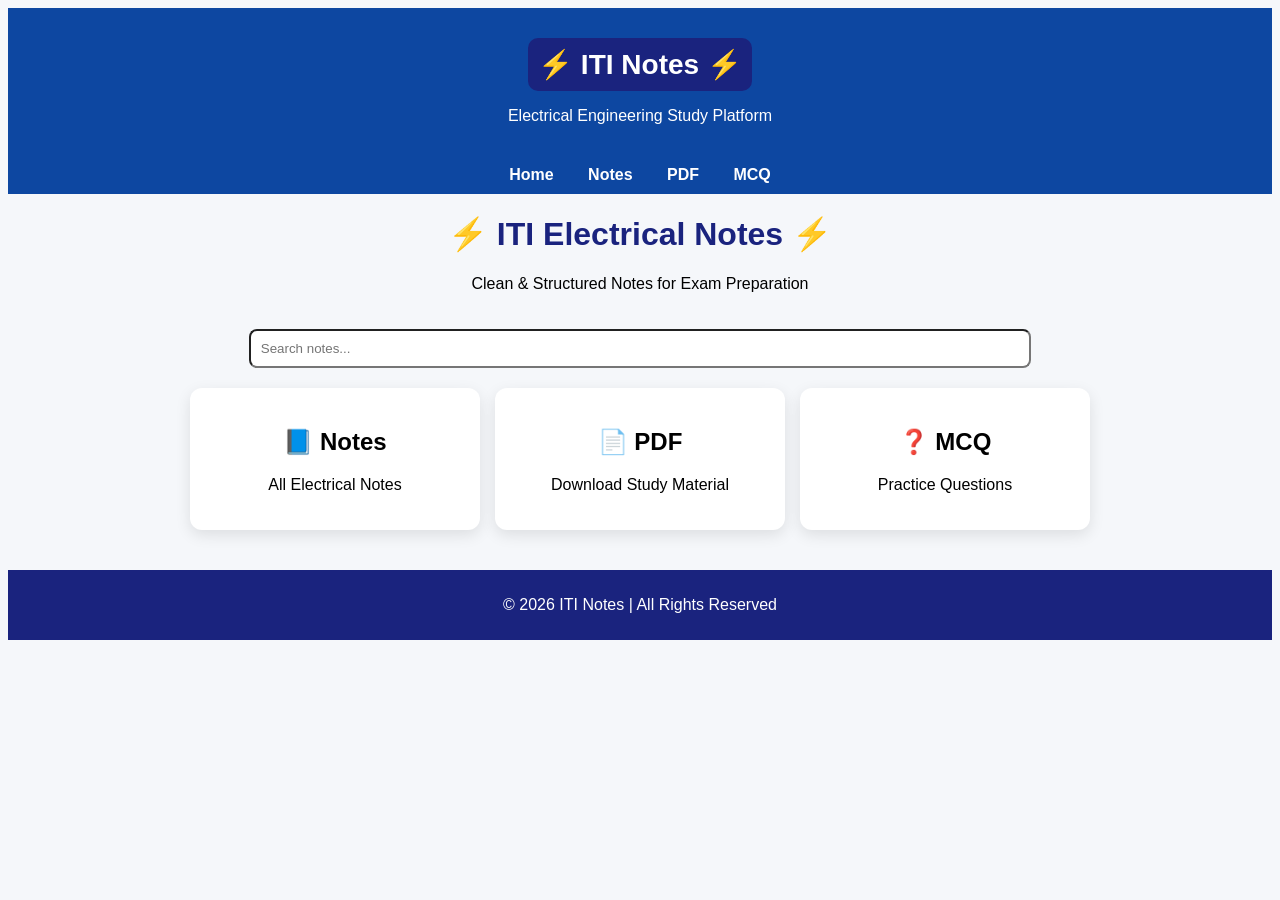
<file: index.html>
<!DOCTYPE html>
<html>
<head>
  <title>ITI Notes </title>
  <link rel="stylesheet" href="style.css">
</head>

<body>

<!-- HEADER -->
<header>
  <div class="logo">⚡ ITI Notes ⚡</div>
  <p>Electrical Engineering Study Platform</p>
</header>

<!-- MENU -->
<nav>
  <a href="index.html">Home</a>
  <a href="notes.html">Notes</a>
  <a href="pdf.html">PDF</a>
  <a href="mcq.html">MCQ</a>
</nav>

<!-- TITLE -->
<h1>⚡ ITI Electrical Notes ⚡</h1>
<p>Clean & Structured Notes for Exam Preparation</p>

<!-- SEARCH -->
<input type="text" placeholder="Search notes..." class="search">

<!-- BOXES -->
<div class="container">

  <a class="card" href="notes.html">
    <h2>📘 Notes</h2>
    <p>All Electrical Notes</p>
  </a>

  <a class="card" href="pdf.html">
    <h2>📄 PDF</h2>
    <p>Download Study Material</p>
  </a>

  <a class="card" href="mcq.html">
    <h2>❓ MCQ</h2>
    <p>Practice Questions</p>
  </a>

</div>

<!-- FOOTER -->
<footer>
  <p>© 2026 ITI Notes | All Rights Reserved</p>
</footer>

</body>
</html>
</file>
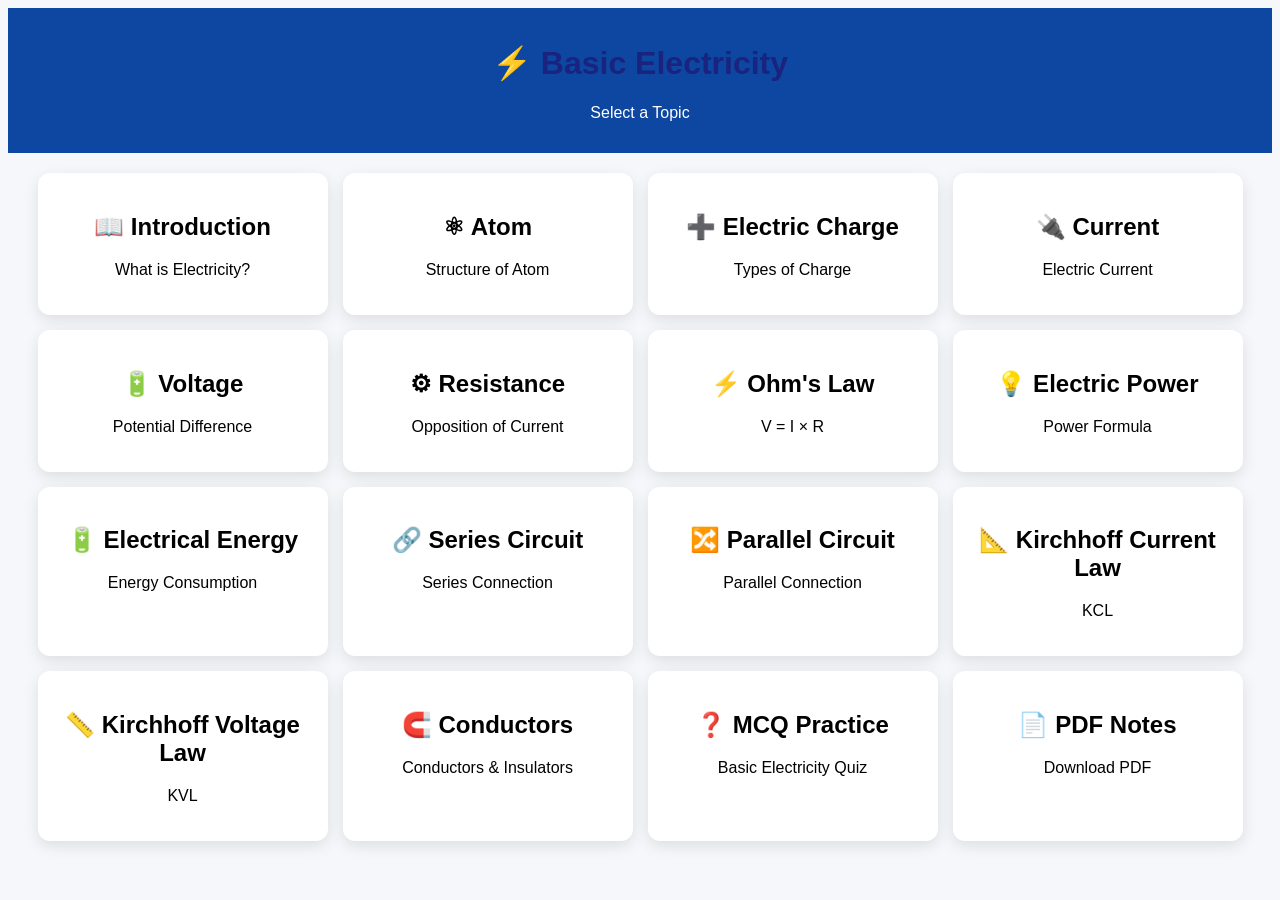
<file: basic-electricity.html>
<!DOCTYPE html>
<html lang="en">
<head>
<meta charset="UTF-8">
<meta name="viewport" content="width=device-width, initial-scale=1.0">
<title>Basic Electricity</title>
<link rel="stylesheet" href="style.css">
</head>

<body>

<header>
<h1>⚡ Basic Electricity</h1>
<p>Select a Topic</p>
</header>

<div class="container">

<a class="card" href="introduction.html">
<h2>📖 Introduction</h2>
<p>What is Electricity?</p>
</a>

<a class="card" href="atom.html">
<h2>⚛ Atom</h2>
<p>Structure of Atom</p>
</a>

<a class="card" href="electric-charge.html">
<h2>➕ Electric Charge</h2>
<p>Types of Charge</p>
</a>

<a class="card" href="current.html">
<h2>🔌 Current</h2>
<p>Electric Current</p>
</a>

<a class="card" href="voltage.html">
<h2>🔋 Voltage</h2>
<p>Potential Difference</p>
</a>

<a class="card" href="resistance.html">
<h2>⚙ Resistance</h2>
<p>Opposition of Current</p>
</a>

<a class="card" href="ohms-law.html">
<h2>⚡ Ohm's Law</h2>
<p>V = I × R</p>
</a>

<a class="card" href="power.html">
<h2>💡 Electric Power</h2>
<p>Power Formula</p>
</a>

<a class="card" href="energy.html">
<h2>🔋 Electrical Energy</h2>
<p>Energy Consumption</p>
</a>

<a class="card" href="series.html">
<h2>🔗 Series Circuit</h2>
<p>Series Connection</p>
</a>

<a class="card" href="parallel.html">
<h2>🔀 Parallel Circuit</h2>
<p>Parallel Connection</p>
</a>

<a class="card" href="kcl.html">
<h2>📐 Kirchhoff Current Law</h2>
<p>KCL</p>
</a>

<a class="card" href="kvl.html">
<h2>📏 Kirchhoff Voltage Law</h2>
<p>KVL</p>
</a>

<a class="card" href="conductors.html">
<h2>🧲 Conductors</h2>
<p>Conductors & Insulators</p>
</a>

<a class="card" href="mcq-basic.html">
<h2>❓ MCQ Practice</h2>
<p>Basic Electricity Quiz</p>
</a>

<a class="card" href="pdf-basic.html">
<h2>📄 PDF Notes</h2>
<p>Download PDF</p>
</a>

</div>

</body>
</html>
</file>
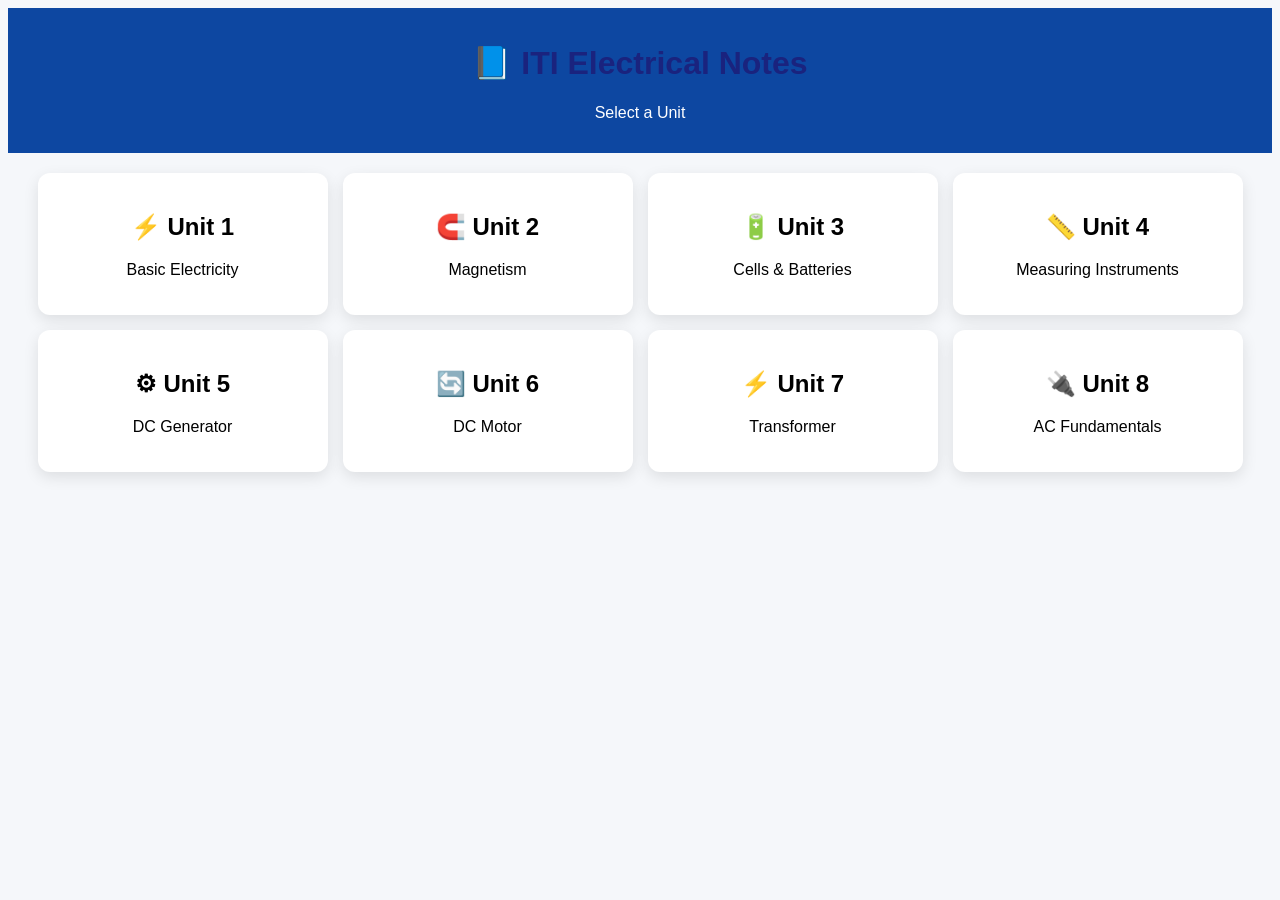
<file: notes.html>
<!DOCTYPE html>
<html lang="en">
<head>
    <meta charset="UTF-8">
    <meta name="viewport" content="width=device-width, initial-scale=1.0">
    <title>ITI Electrical Notes</title>
    <link rel="stylesheet" href="style.css">
</head>

<body>

<header>
    <h1>📘 ITI Electrical Notes</h1>
    <p>Select a Unit</p>
</header>

<div class="container">

<a class="card" href="basic-electricity.html">
    <h2>⚡ Unit 1</h2>
    <p>Basic Electricity</p>
</a>

<a class="card" href="#">
    <h2>🧲 Unit 2</h2>
    <p>Magnetism</p>
</a>

<a class="card" href="#">
    <h2>🔋 Unit 3</h2>
    <p>Cells & Batteries</p>
</a>

<a class="card" href="#">
    <h2>📏 Unit 4</h2>
    <p>Measuring Instruments</p>
</a>

<a class="card" href="#">
    <h2>⚙ Unit 5</h2>
    <p>DC Generator</p>
</a>

<a class="card" href="#">
    <h2>🔄 Unit 6</h2>
    <p>DC Motor</p>
</a>

<a class="card" href="#">
    <h2>⚡ Unit 7</h2>
    <p>Transformer</p>
</a>

<a class="card" href="#">
    <h2>🔌 Unit 8</h2>
    <p>AC Fundamentals</p>
</a>

</div>

</body>
</html>
</file>
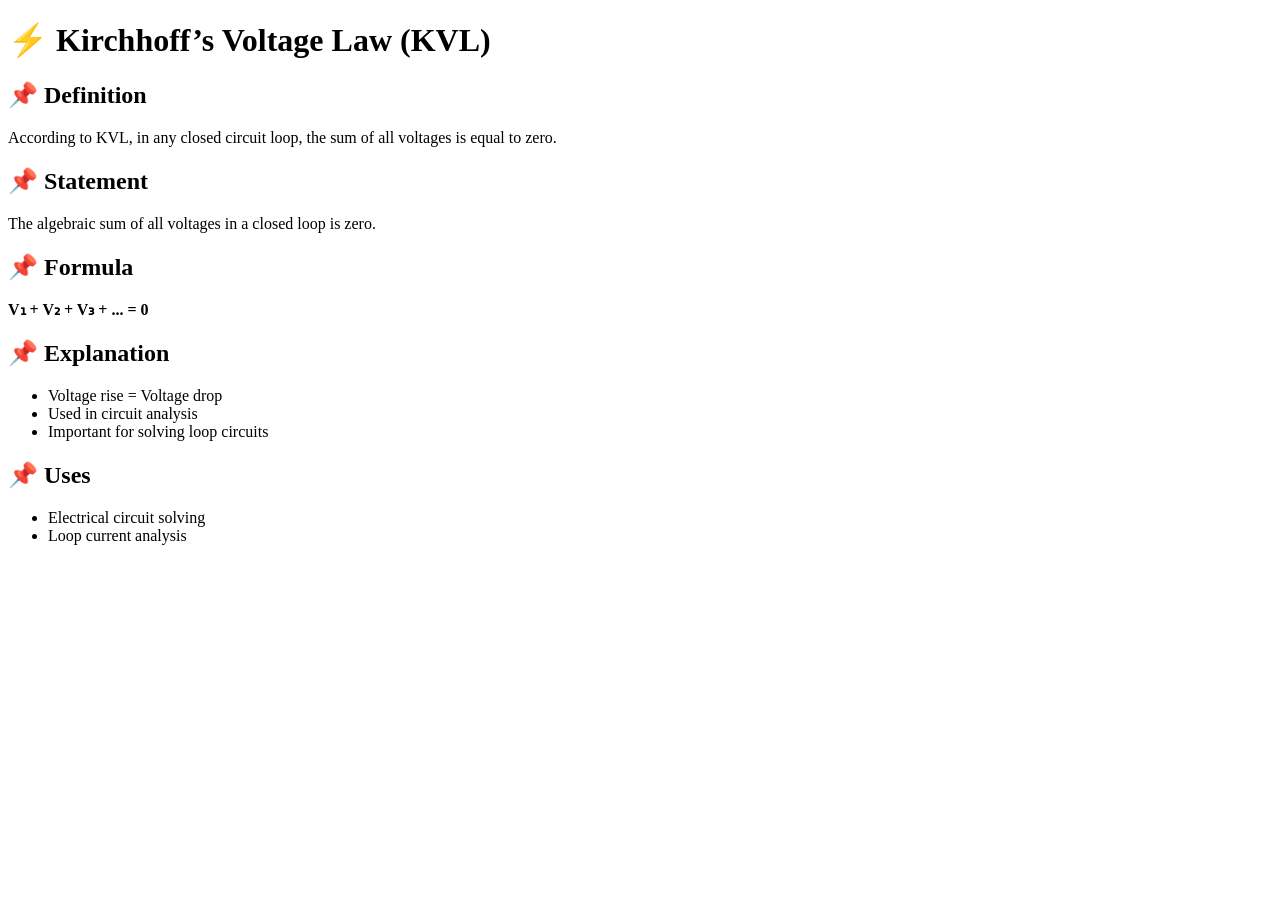
<file: voltage.html>
<!DOCTYPE html>
<html>
<head>
  <title>Voltage Law (KVL)</title>
</head>

<body>

<h1>⚡ Kirchhoff’s Voltage Law (KVL)</h1>

<h2>📌 Definition</h2>
<p>According to KVL, in any closed circuit loop, the sum of all voltages is equal to zero.</p>

<h2>📌 Statement</h2>
<p>The algebraic sum of all voltages in a closed loop is zero.</p>

<h2>📌 Formula</h2>
<p><b>V₁ + V₂ + V₃ + ... = 0</b></p>

<h2>📌 Explanation</h2>
<ul>
  <li>Voltage rise = Voltage drop</li>
  <li>Used in circuit analysis</li>
  <li>Important for solving loop circuits</li>
</ul>

<h2>📌 Uses</h2>
<ul>
  <li>Electrical circuit solving</li>
  <li>Loop current analysis</li>
</ul>

</body>
</html>
</file>
<file: style.css>
footer {
  margin-top: 40px;
  padding: 10px;
  background: #1a237e;
  color: white;
}
.card {
  width: 220px;
  padding: 20px;
  background: white;
  border-radius: 15px;
  text-decoration: none;
  color: black;
  box-shadow: 0 6px 15px rgba(0,0,0,0.2);
  transition: 0.3s;
}

.card:hover {
  transform: translateY(-5px);
}
header {
  background: #0d47a1;
  color: white;
  padding: 15px;
}
body {
  font-family: Arial;
  background: #f0f2f5;
  text-align: center;
}

.container {
  display: flex;
  flex-wrap: wrap;
  justify-content: center;
  gap: 15px;
  margin-top: 20px;
}

.card {
  width: 200px;
  padding: 15px;
  background: white;
  border-radius: 12px;
  text-decoration: none;
  color: black;
  box-shadow: 0 4px 10px rgba(0,0,0,0.1);
  transition: 0.3s;
}

.card:hover {
  transform: scale(1.05);
  background: #e3f2fd;
}
body {
  font-family: Arial;
  background: #f5f7fa;
  text-align: center;
}

h1 {
  color: #1a237e;
}

.container {
  margin-top: 20px;
}

.card {
  display: inline-block;
  width: 250px;
  padding: 20px;
  background: white;
  border-radius: 12px;
  text-decoration: none;
  color: black;
  box-shadow: 0 5px 15px rgba(0,0,0,0.1);
  transition: 0.3s;
}

.card:hover {
  transform: scale(1.05);
}
.logo {
  font-size: 28px;
  font-weight: bold;
  color: white;
  background: #1a237e;
  padding: 10px;
  border-radius: 10px;
  display: inline-block;
  margin-top: 15px;
}
nav {
  background: #0d47a1;
  padding: 10px;
}

nav a {
  color: white;
  margin: 15px;
  text-decoration: none;
  font-weight: bold;
}

nav a:hover {
  color: yellow;
}
.btn {
  display: inline-block;
  padding: 10px 20px;
  background: #0d47a1;
  color: white;
  border-radius: 8px;
  text-decoration: none;
}

.btn:hover {
  background: #1565c0;
}
.card {
  transition: 0.3s;
}

.card:hover {
  transform: translateY(-8px);
}
.search {
  padding: 10px;
  width: 60%;
  margin-top: 20px;
  border-radius: 8px;
.container {
  display: flex;
  justify-content: center;
  gap: 20px;
  flex-wrap: wrap;
}

.card {
  width: 220px;
  padding: 20px;
  background: white;
  border-radius: 12px;
  text-decoration: none;
  color: black;
  box-shadow: 0 4px 10px rgba(0,0,0,0.2);
  transition: 0.3s;
}

.card:hover {
  transform: translateY(-5px);
}
  img {
  border-radius: 10px;
  margin-top: 10px;
}

a {
  display: inline-block;
  margin-top: 10px;
  color: #0d47a1;
  font-weight: bold;
}
.button{
background:#0077ff;
color:white;
padding:10px 18px;
text-decoration:none;
border-radius:6px;
margin:5px;
display:inline-block;
font-weight:bold;
}

.button:hover{
background:#0056b3;
}

.card img{
display:block;
margin:auto;
border-radius:10px;
max-width:100%;
}
  /* Professional ITI Notes Design */

body{
    font-family: Arial, sans-serif;
    margin:0;
    background:#f4f7fb;
    color:#222;
}

header{
    background:linear-gradient(135deg,#0066ff,#00c6ff);
    color:white;
    text-align:center;
    padding:30px 15px;
    border-radius:0 0 25px 25px;
}

header h1{
    margin:0;
    font-size:32px;
}

header p{
    font-size:18px;
}


.container{
    width:90%;
    max-width:1100px;
    margin:30px auto;
    display:grid;
    grid-template-columns:repeat(auto-fit,minmax(250px,1fr));
    gap:20px;
}


.card{
    background:white;
    padding:25px;
    border-radius:18px;
    text-decoration:none;
    color:#222;
    box-shadow:0 5px 15px rgba(0,0,0,0.1);
    transition:0.3s;
}


.card:hover{
    transform:translateY(-8px);
    box-shadow:0 10px 25px rgba(0,0,0,0.2);
}


.card h2{
    color:#0066ff;
}


img{
    max-width:100%;
    border-radius:15px;
}


.button{
    background:#0066ff;
    color:white;
    padding:12px 20px;
    border-radius:10px;
    text-decoration:none;
    display:inline-block;
    margin:5px;
}


.button:hover{
    background:#0044aa;
}


h2{
    margin-top:25px;
}
</file>
